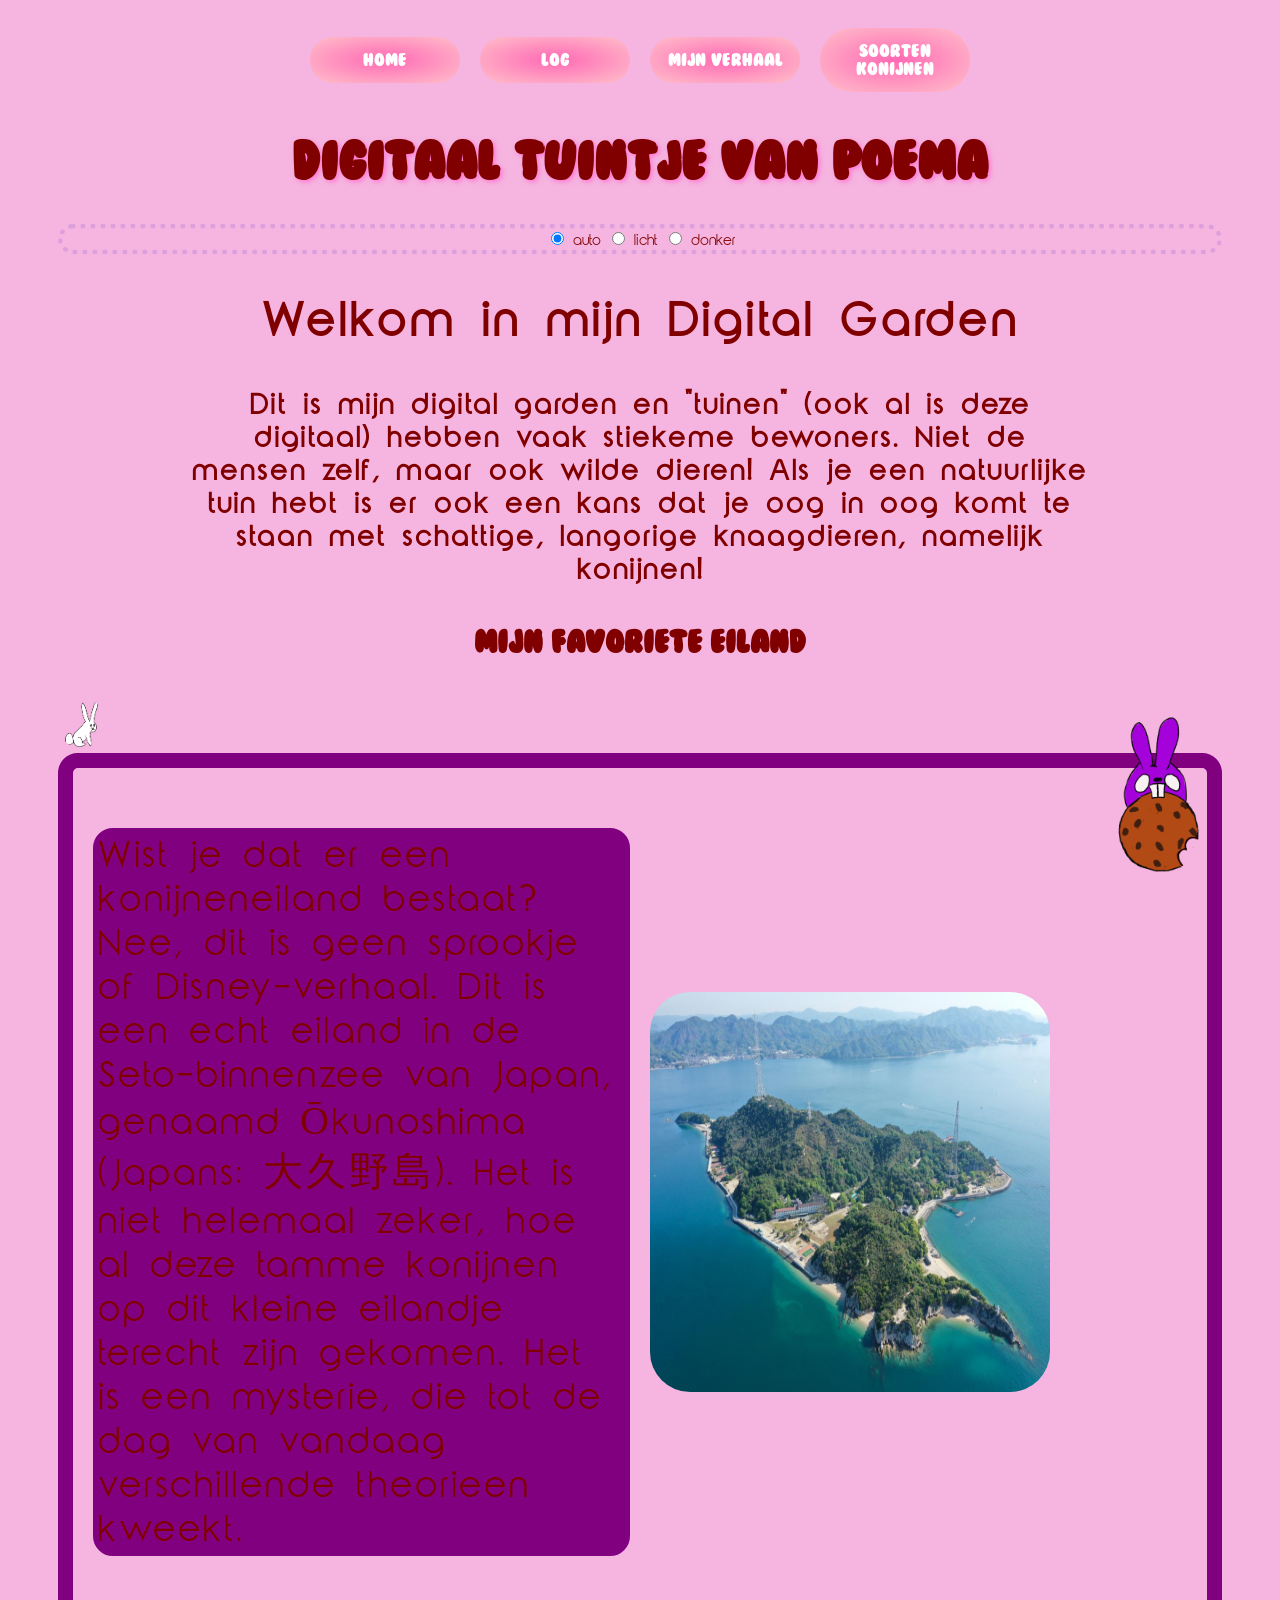
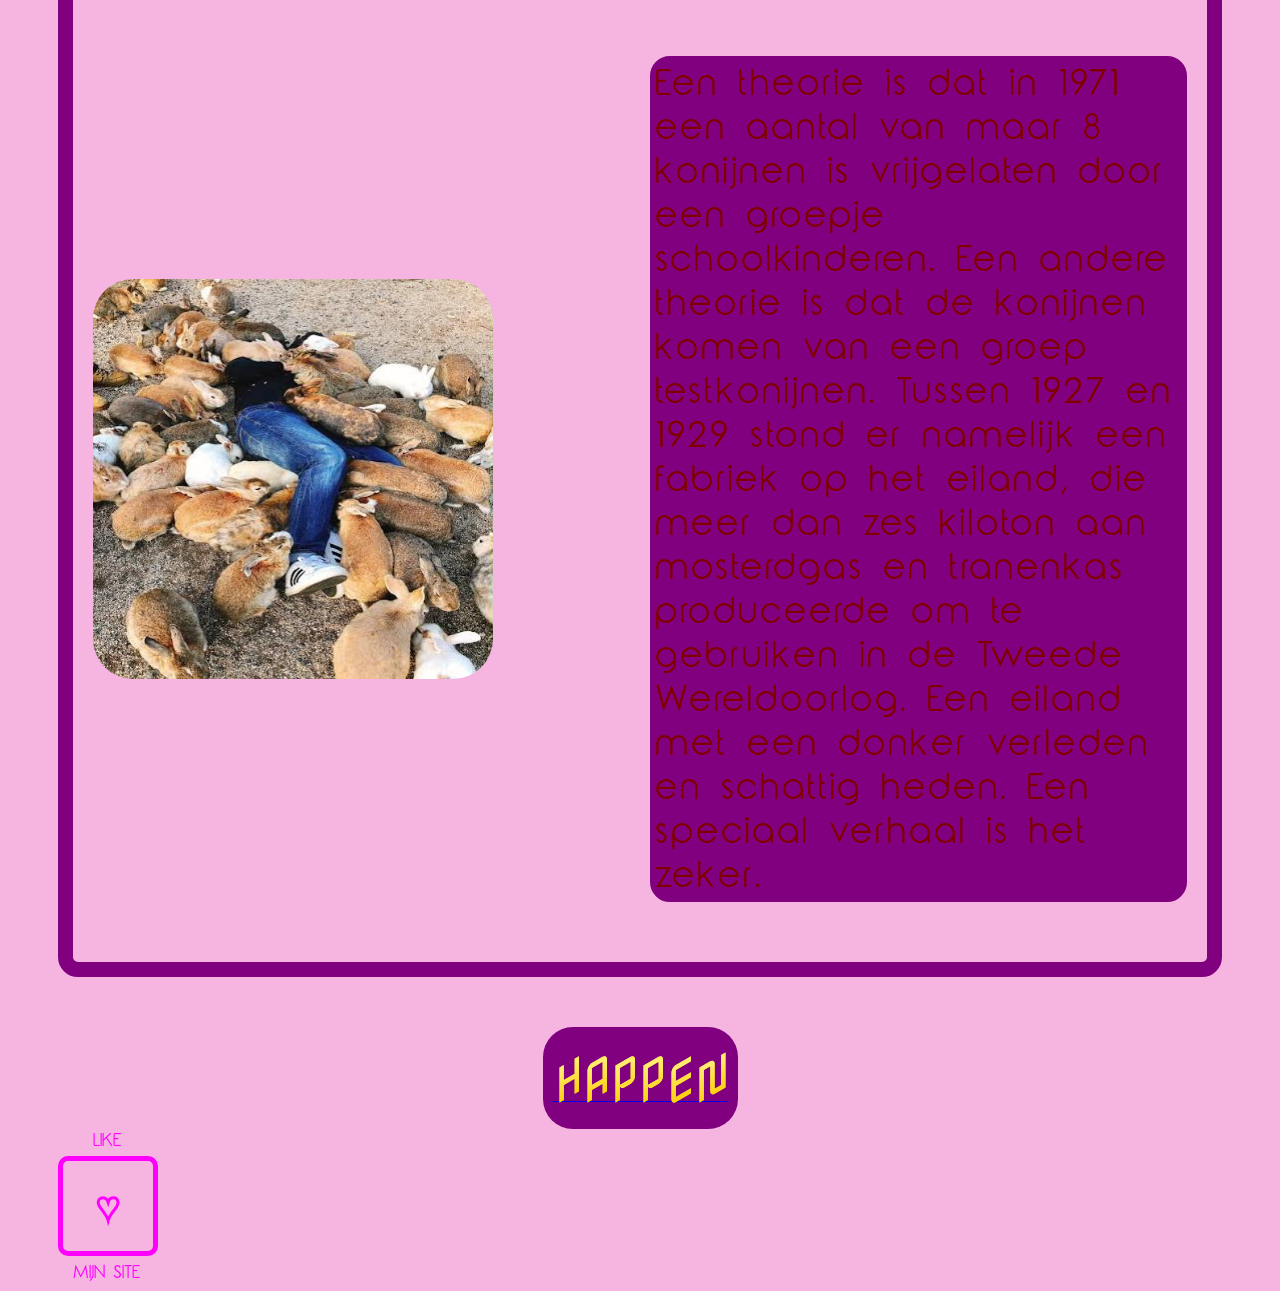
<file: index.html>
<!doctype html>
<html lang="en">
  <head>
    <meta charset="UTF-8" />
    <meta name="viewport" content="width=device-width, initial-scale=1.0" />
    <meta name="author" content="[jouw naam]" />
    <meta name="color-scheme" content="dark light" />

    <title>Digitaal Tuintje van Poema Teijgeler</title>
    <link rel="stylesheet" href="./assets/style/normal.css" />

    <!-- Importeer het webring component, voeg jouw eigen domein toe in data-page -->
    <script
      data-page="https://fortuintuin.nl"
      src="https://digitaaltuintje.nl/webring.js"
      defer
    ></script>
  </head>
  <body>
    <div class="topnav">
  <a class="active" href="index.html">HOME</a>
  <a href="/README.md">LOG</a>
  <a href="/story.html">MIJN VERHAAL</a>
  <a href="/soorten.html">SOORTEN KONIJNEN</a>
</div>

    <header>
      <h1>Digitaal Tuintje van Poema</h1>
    </header>
    
    <div class="lightdarkmode">
    <form>
			<label>
				<input type="radio" name="theme" value="auto-theme" checked> auto
			</label>
			<label>
				<input type="radio" name="theme" value="light-theme"> licht
			</label>
			<label>
				<input type="radio" name="theme" value="dark-theme"> donker
			</label>
		</form>
    </div>

    <main>
      <article>
        <h2>Welkom in mijn Digital Garden</h2>
        <h3>Dit is mijn digital garden en "tuinen" (ook al is deze digitaal) hebben vaak stiekeme bewoners. Niet de mensen zelf, maar ook wilde dieren!
Als je een natuurlijke tuin hebt is er ook een kans dat je oog in oog komt te staan met schattige, langorige knaagdieren, namelijk konijnen!
</h3>

<h4>Mijn favoriete eiland</h4>
<div class="homepagekonijn">
<img src="images/homepagekonijn2.PNG" alt="Tekening van een konijn, die heen en weer gaat over het scherm." height="200px" width="200px">
</div>
  </article>
     </main>

<div class="content">
<div class="paragraaf1">
<p>Wist je dat er een konijneneiland bestaat? Nee, dit is geen sprookje of Disney-verhaal. Dit is een echt eiland in de Seto-binnenzee van Japan, genaamd Ōkunoshima (Japans: 大久野島). Het is niet helemaal zeker, hoe al deze tamme konijnen op dit kleine eilandje terecht zijn gekomen. Het is een mysterie, die tot de dag van vandaag verschillende theorieen kweekt.</p>
</div>
<div class="konijneneilandafbeelding1">
<img src="images/konijneneiland.jpg" alt="Ōkunoshima, een eiland vol konijnen.">
</div>
<div class="konijneneilandafbeelding2">
<img src="images/konijneneilandmetkonijnen.jpeg" alt="Konijnen op konijneneiland.">
</div>
<div class="paragraaf2">
<p>Een theorie is dat in 1971 een aantal van maar 8 konijnen is vrijgelaten door een groepje schoolkinderen. Een andere theorie is dat de konijnen komen van een groep testkonijnen. Tussen 1927 en 1929 stond er namelijk een fabriek op het eiland, die meer dan zes kiloton aan mosterdgas en tranenkas produceerde om te gebruiken in de Tweede Wereldoorlog. 
Een eiland met een donker verleden en schattig heden. Een speciaal verhaal is het zeker.
</p>
</div>
</div>

<!-- 
<h4>Konijnen in kunst</h4>
<h5>(mijn favorieten)</h5>

<div class="konijnenkunst">
    <p>
        <img src="images/konijnmetrompet.png" alt="Konijn met trompet">
        <img src="images/konijnopwagen.jpeg" alt="Konijn op een wagen">
    </p>
</div> -->

  <div class="happen"><a href="letithappen.html"><span>H</span><span>A</span><span>P</span><span>P</span><span>E</span><span>N</span></a></div>

  <footer>
      <nav>
        <button commandfor="cookieModal" command="show-modal" aria-label="Cookies-icoon">
          <div class="Cookiesicoon"><img src="images/koekjeskonijn2.PNG"
            alt="Cookies-icoon van konijn"></div>
        </button>
      </nav>
    </footer>

    <dialog id="cookieModal">
      <form method="dialog">
        <p lang="en">
          We gebruiken Cookies om data te verzamelen, via Github en de domeinboom ("digitaaltuintje.nl"). Als u de Cookies accepteert, bent u het eens met de voorwaardes van ons Cookies-beleid.
        </p>
        <button onclick="setCookie()" aria-label="Accepteer alle geselecteerde Cookies">Accepteer</button>
        <button onclick="unsetCookie()" aria-label="Wijs alle Cookies af">Afwijzen</button>
        <div class="toggles">
  <label class="toggle">
    <input type="checkbox" aria-label="Toggle deze knop aan om Cookies te accepteren voor Github.">
    <span class="slider"></span>
    Github
  </label>

  <label class="toggle">
    <input type="checkbox" aria-label="Toggle deze knop aan om Cookies voor de Domeinboom te accepteren.">
    <span class="slider"></span>
    Domeinboom
  </label>

</div>


        </label>
      </form>
    </dialog>

<div class="likeknop">
  <ul>
    <li aria-label="like-it">
      <span class="tekst-boven">LIKE</span>
      <button type="button">♥︎</button>
      <span class="tekst-onder">MIJN SITE</span>
    </li>
  </ul>
</div>

<script src="script.js"></script>
  </body>
</html>
</file>
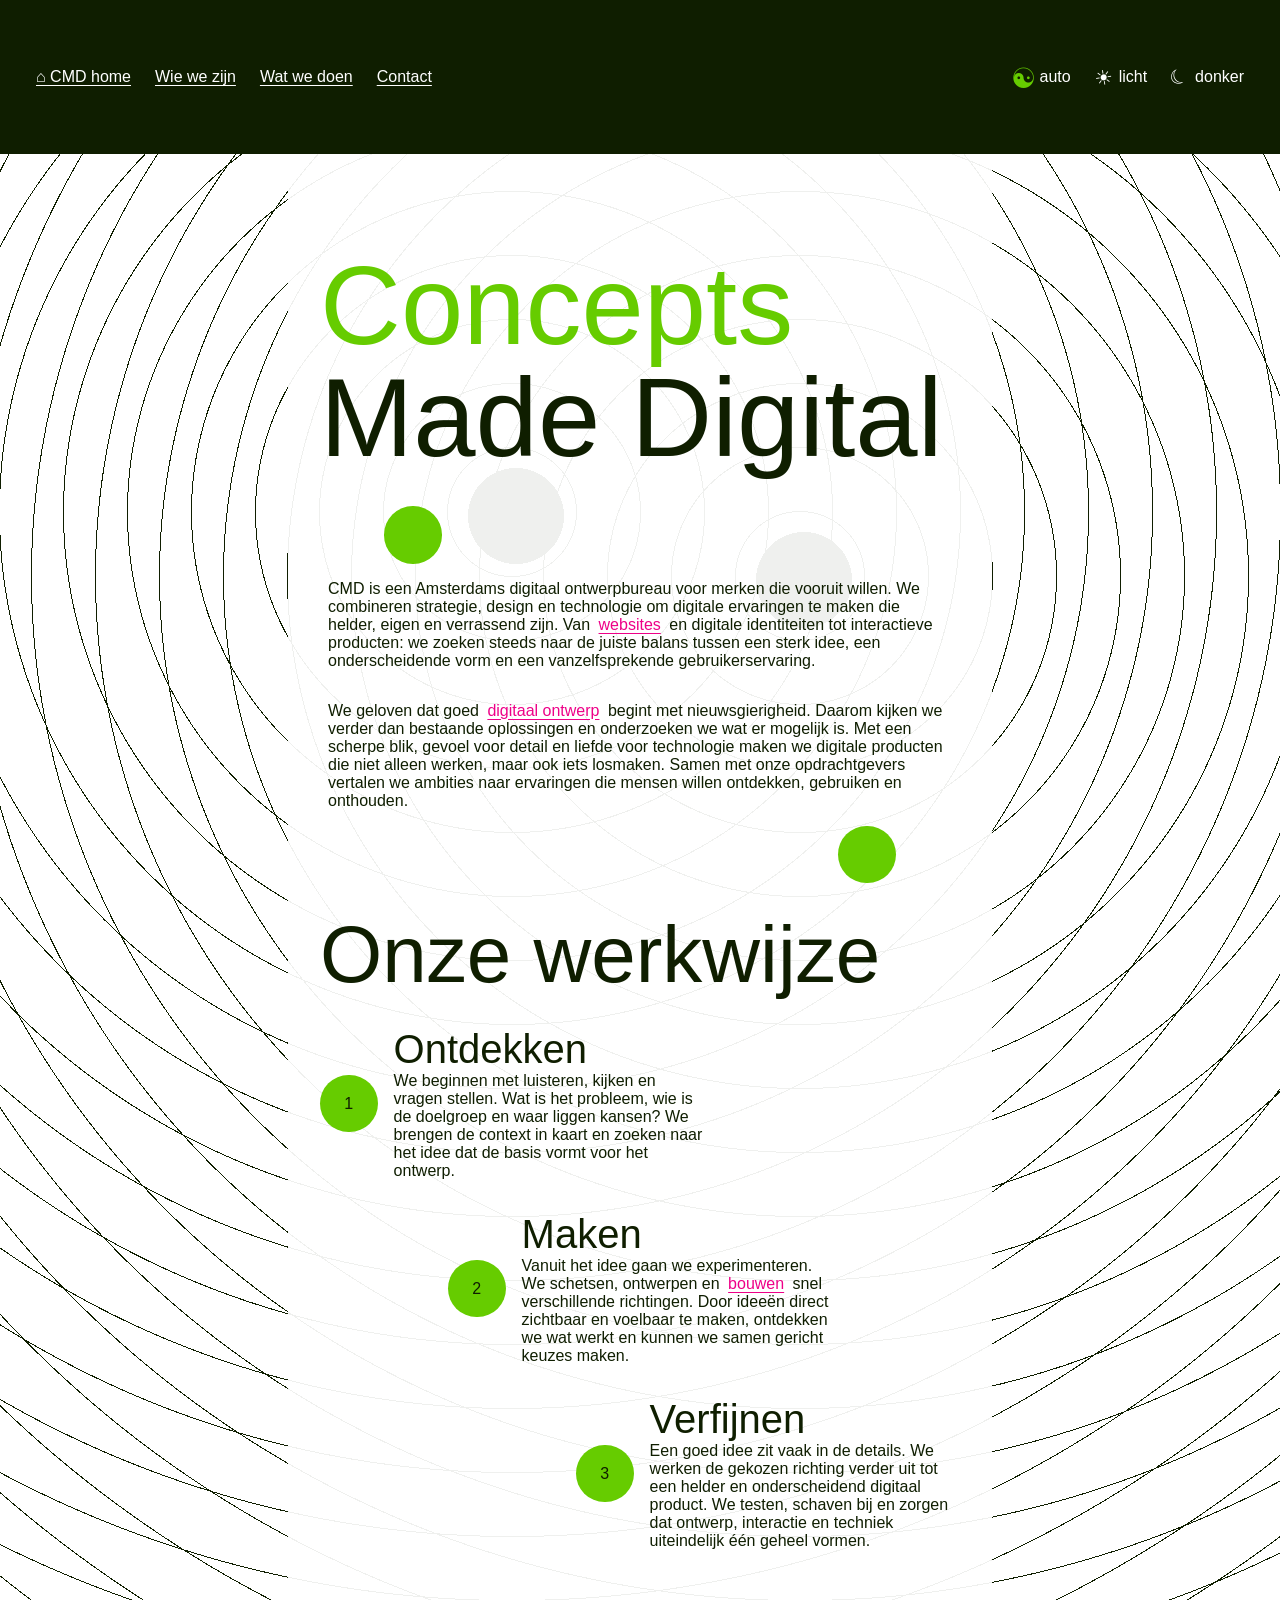
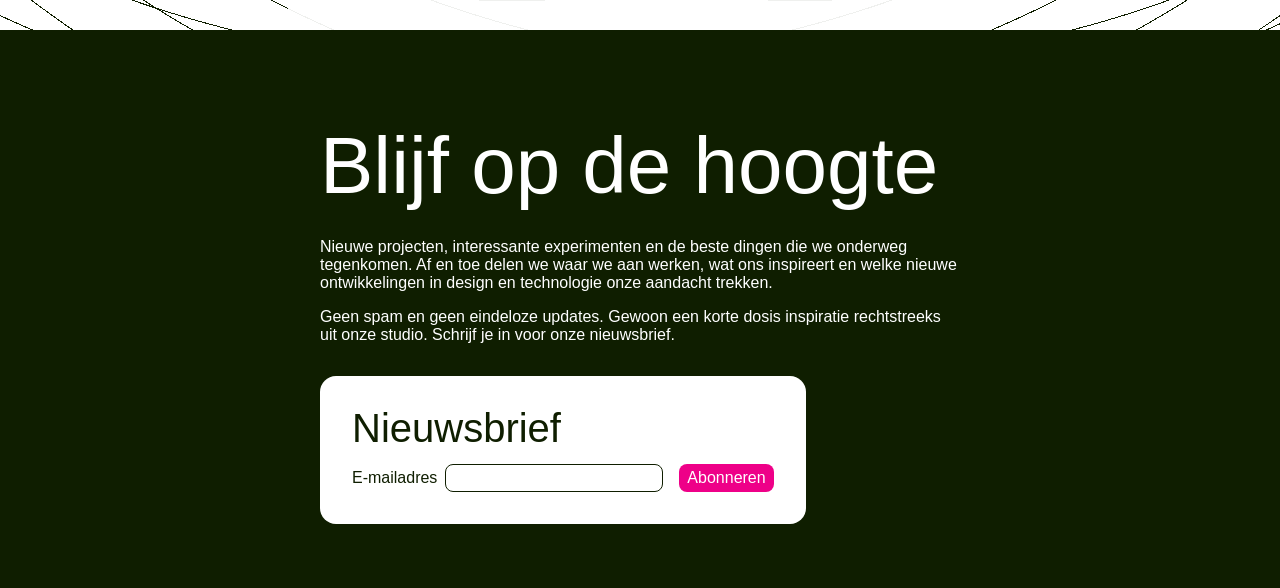
<file: baseline.html>
<!doctype html>
<html lang="en">
  <head>
    <meta charset="UTF-8" />
    <meta name="viewport" content="width=device-width, initial-scale=1.0" />
    <title>Digitaal Tuintje van CMD</title>

    <link href="./assets/style/baseline.css" rel="stylesheet" />
    <script
      data-page="[https://voorbeeld.nl]"
      src="https://digitaaltuintje.nl/webring.js"
      defer
    ></script>
  </head>
  <body>
    <header>
      <nav>
        <ul>
          <li><a href="#">⌂&nbsp;CMD home</a></li>
          <li><a href="#">Wie we zijn</a></li>
          <li><a href="#">Wat we doen</a></li>
          <li><a href="#">Contact</a></li>
        </ul>
      </nav>

      <form>
        <label>
          <input type="radio" name="theme" value="auto-theme" checked /> auto
        </label>
        <label>
          <input type="radio" name="theme" value="light-theme" /> licht
        </label>
        <label>
          <input type="radio" name="theme" value="dark-theme" /> donker
        </label>
      </form>
    </header>
    <main>
      <section>
        <h1>Concepts Made Digital</h1>
        <p>
          CMD is een Amsterdams digitaal ontwerpbureau voor merken die vooruit
          willen. We combineren strategie, design en technologie om digitale
          ervaringen te maken die helder, eigen en verrassend zijn. Van
          <a href="https://en.wikipedia.org/wiki/Website">websites</a> en
          digitale identiteiten tot interactieve producten: we zoeken steeds
          naar de juiste balans tussen een sterk idee, een onderscheidende vorm
          en een vanzelfsprekende gebruikerservaring.
        </p>
        <p>
          We geloven dat goed
          <a href="https://en.wikipedia.org/wiki/Digital_design"
            >digitaal ontwerp</a
          >
          begint met nieuwsgierigheid. Daarom kijken we verder dan bestaande
          oplossingen en onderzoeken we wat er mogelijk is. Met een scherpe
          blik, gevoel voor detail en liefde voor technologie maken we digitale
          producten die niet alleen werken, maar ook iets losmaken. Samen met
          onze opdrachtgevers vertalen we ambities naar ervaringen die mensen
          willen ontdekken, gebruiken en onthouden.
        </p>
      </section>
      <section>
        <h2>Onze werkwijze</h2>

        <ol>
          <li>
            <h3>Ontdekken</h3>
            <p>
              We beginnen met luisteren, kijken en vragen stellen. Wat is het
              probleem, wie is de doelgroep en waar liggen kansen? We brengen de
              context in kaart en zoeken naar het idee dat de basis vormt voor
              het ontwerp.
            </p>
          </li>
          <li>
            <h3>Maken</h3>
            <p>
              Vanuit het idee gaan we experimenteren. We schetsen, ontwerpen en
              <a href="https://en.wikipedia.org/wiki/Web_development">bouwen</a>
              snel verschillende richtingen. Door ideeën direct zichtbaar en
              voelbaar te maken, ontdekken we wat werkt en kunnen we samen
              gericht keuzes maken.
            </p>
          </li>
          <li>
            <h3>Verfijnen</h3>
            <p>
              Een goed idee zit vaak in de details. We werken de gekozen
              richting verder uit tot een helder en onderscheidend digitaal
              product. We testen, schaven bij en zorgen dat ontwerp, interactie
              en techniek uiteindelijk één geheel vormen.
            </p>
          </li>
        </ol>
      </section>
    </main>

    <footer>
      <section>
        <h2>Blijf op de hoogte</h2>
        <p>
          Nieuwe projecten, interessante experimenten en de beste dingen die we
          onderweg tegenkomen. Af en toe delen we waar we aan werken, wat ons
          inspireert en welke nieuwe ontwikkelingen in design en technologie
          onze aandacht trekken.
        </p>
        <p>
          Geen spam en geen eindeloze updates. Gewoon een korte dosis inspiratie
          rechtstreeks uit onze studio. Schrijf je in voor onze nieuwsbrief.
        </p>

        <form>
          <h3>Nieuwsbrief</h3>
          <label>E-mailadres <input type="email" /></label>
          <button>Abonneren</button>
        </form>
      </section>
    </footer>
  </body>
</html>
</file>
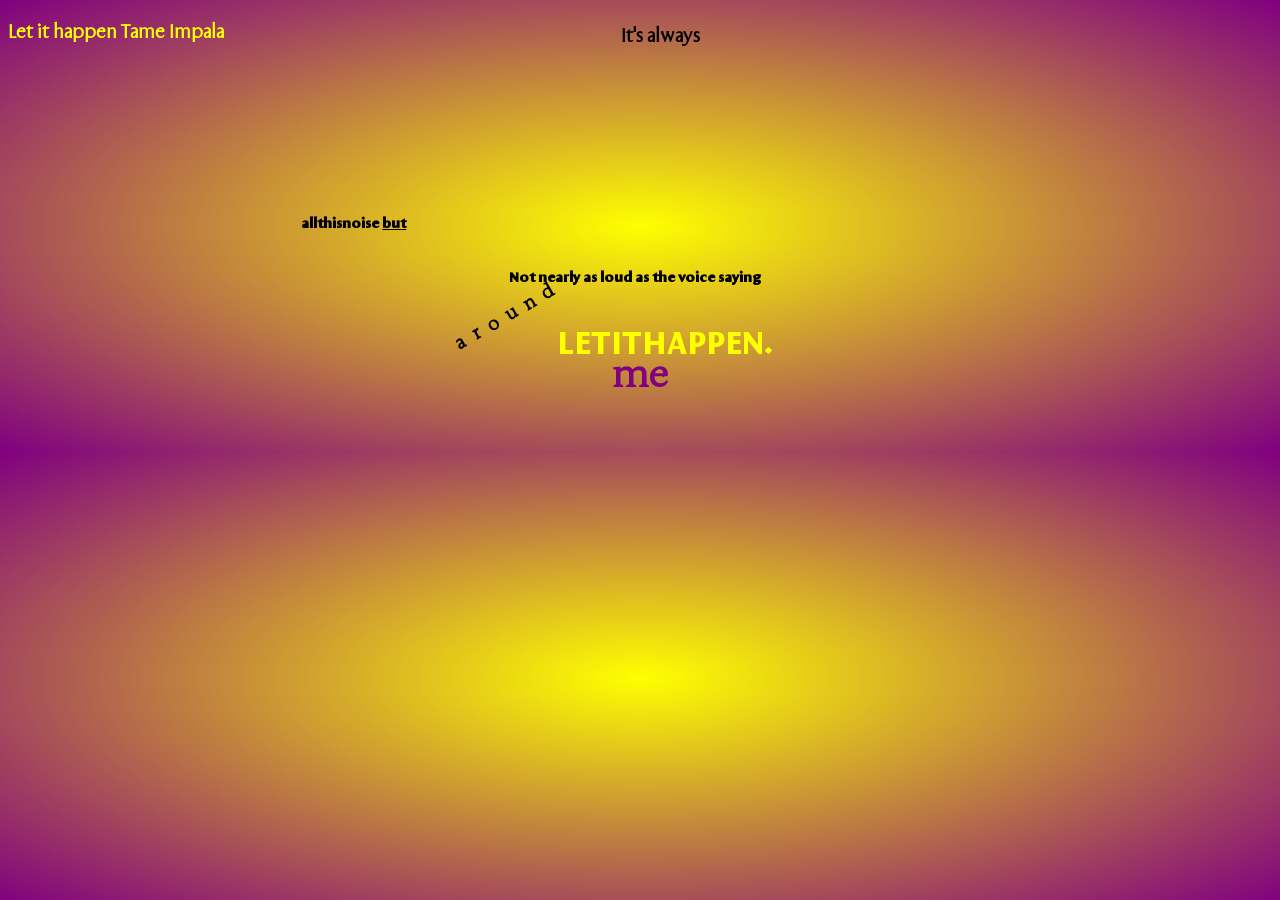
<file: letithappen.html>
<!DOCTYPE html>
<html lang="en">
  <head>
    <meta charset="UTF-8">
    <meta name="viewport" content="width=device-width, initial-scale=1.0">
    <meta http-equiv="X-UA-Compatible" content="ie=edge">
    <title>Let it happen</title>
    <link rel="stylesheet" href="letithappen.css">
    <meta name="copyright" content="Design by …">
    <meta name="description" content="…">
    <meta name="keywords" content="…">  
  </head>
  <body> 
    <header>
<h1>
Let it happen
Tame Impala
</h1>
    </header>
    <main>
<h2>
 It's always
</h2>
<h3 class="boog"><span>a</span><span>r</span><span>o</span><span>u</span><span>n</span><span>d</span></h3>
<h4>me</h4>
<h5>
allthisnoise <u>but</u>
</h5>
<h6>
 Not nearly as loud as the voice saying
</h6>
<p>
 LETITHAPPEN.
</p>
    </main>
  </body>
</file>
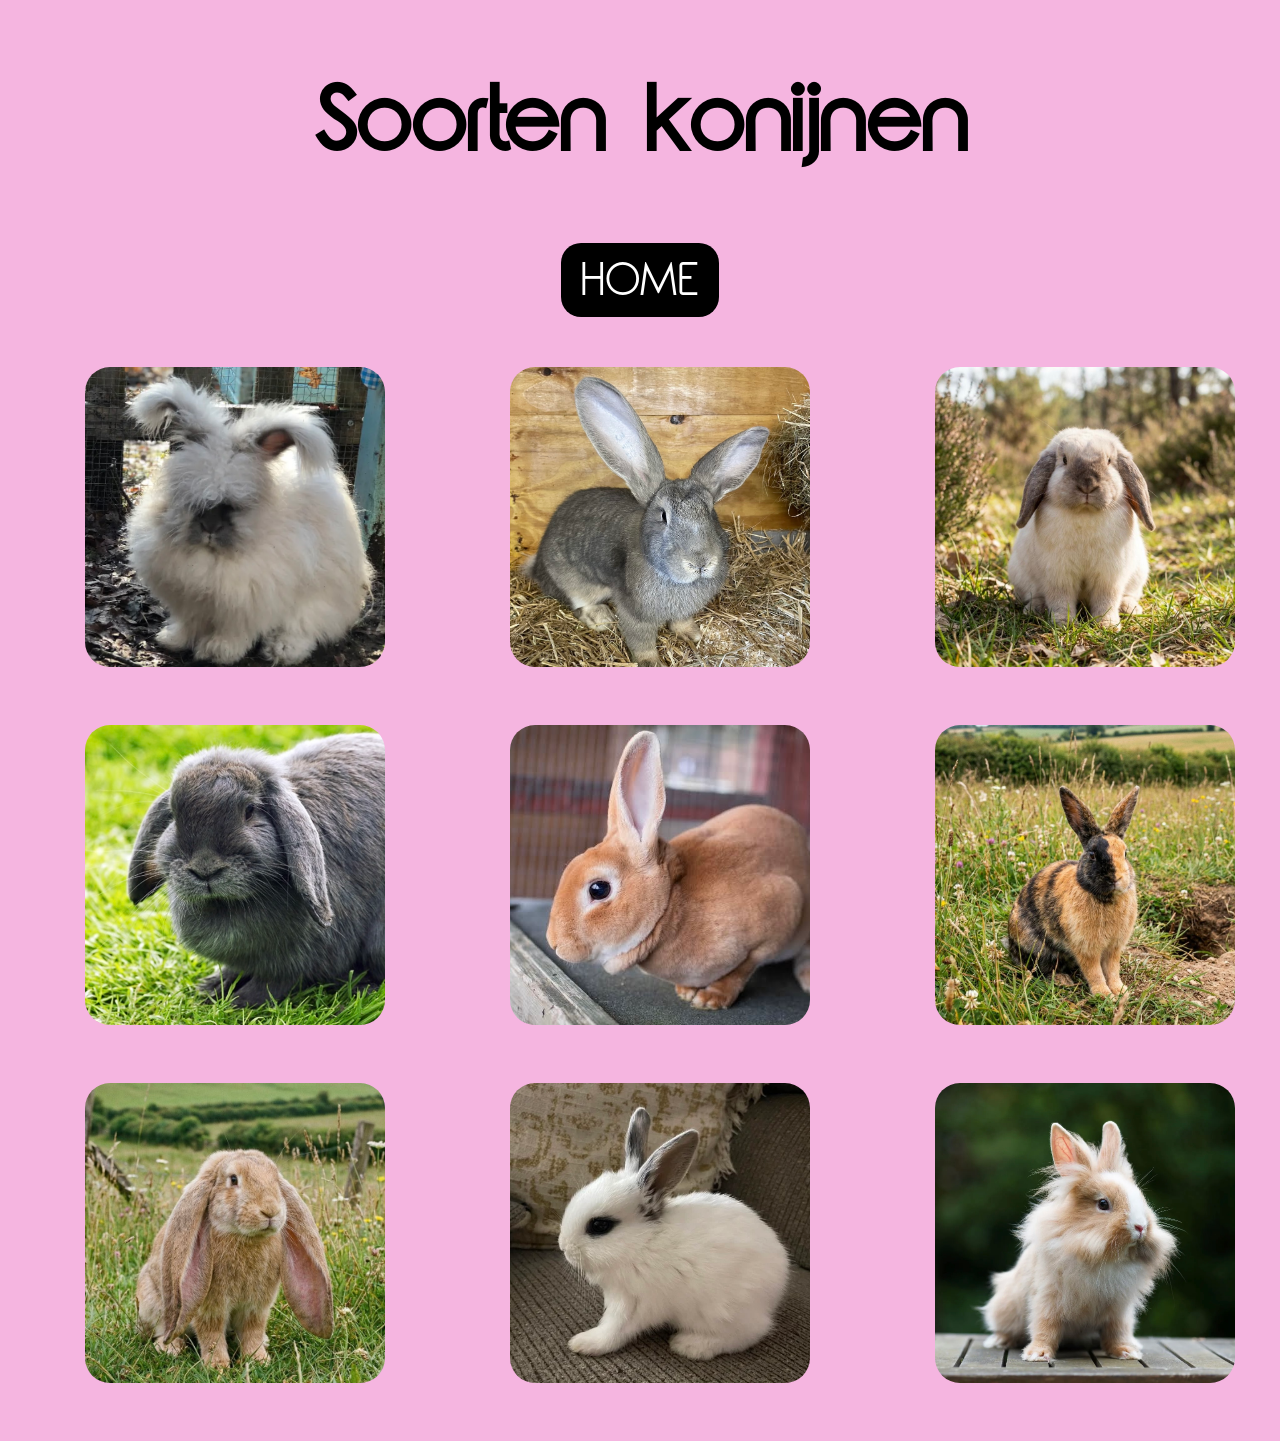
<file: soorten.html>
<!DOCTYPE html>
<html>
<body>

<link rel="stylesheet" href="soorten.css">

<h1>Soorten konijnen</h1>
<p></p>

    <div class="homenav">
  <a class="active" href="index.html">HOME</a>
</div>


<ul>
  <li>
    <details>
    <summary>
     <img src="images/angora.jpg" alt="Wollig konijn met veel haar. Dit konijn heet een Angora-konijn.">
    </summary>
     <div class="popover">
        <p>Angora</p>
      </div>
    </details>
  </li>
  <li>
    <details>
    <summary>
     <img src="images/vlaamsereus.jpg" alt="Enorm groot konijn. Dit konijn heet een Vlaamse Reus.">
    </summary>
     <div class="popover">
        <p>Vlaamse Reus</p>
      </div>
    </details>
  </li>
    <li>
    <details>
    <summary>
     <img src="images/hollandlop.jpg" alt="Konijn met hangoren. Dit konijn heet een Holland Lop.">
    </summary>
     <div class="popover">
        <p>Holland Lop</p>
      </div>
    </details>
  </li>
      <li>
    <details>
    <summary>
     <img src="images/franselop.jpg" alt="Konijn met hangoren. Dit konijn een Franse Lop.">
    </summary>
     <div class="popover">
        <p>Franse Lop</p>
      </div>
    </details>
  </li>
  <li>
    <details>
    <summary>
     <img src="images/rex2.jpg" alt="Konijn met een langwerpig schedel. Dit konijn heet een Rex-konijn.">
    </summary>
     <div class="popover">
        <p>Rex</p>
      </div>
    </details>
  </li>
  <li>
    <details>
    <summary>
     <img src="images/harlequin.jpg" alt="Konijn met twee verschillende kleuren aan elke kant. Dit konijn heet een Harlequin-konijn.">
    </summary>
     <div class="popover">
        <p>Harlequin</p>
      </div>
    </details>
  </li>
  <li>
    <details>
    <summary>
     <img src="images/englishlop.jpg" alt="Konijn met hele lange oren. Dit konijn heet een Engelse Lop.">
    </summary>
     <div class="popover">
        <p>Engelse Lop</p>
      </div>
    </details>
  </li>
  <li>
    <details>
    <summary>
     <img src="images/dwarfhotot.jpg" alt="Konijn met donkere vacht rondom de ogen. Dit konijn heet een Dwerg Hotot-konijn.">
    </summary>
     <div class="popover">
        <p>Dwerg Hotot</p>
      </div>
    </details>
  </li>
    <li>
    <details>
    <summary>
     <img src="images/lionhead.jpg" alt="Konijn met lang haar, vergelijkbaar aan een leeuw. Dit konijn heet een Lionhead-konijn.">
    </summary>
     <div class="popover">
        <p>Lionhead</p>
      </div>
    </details>
  </li>
</ul>

</body>
</html>
</file>
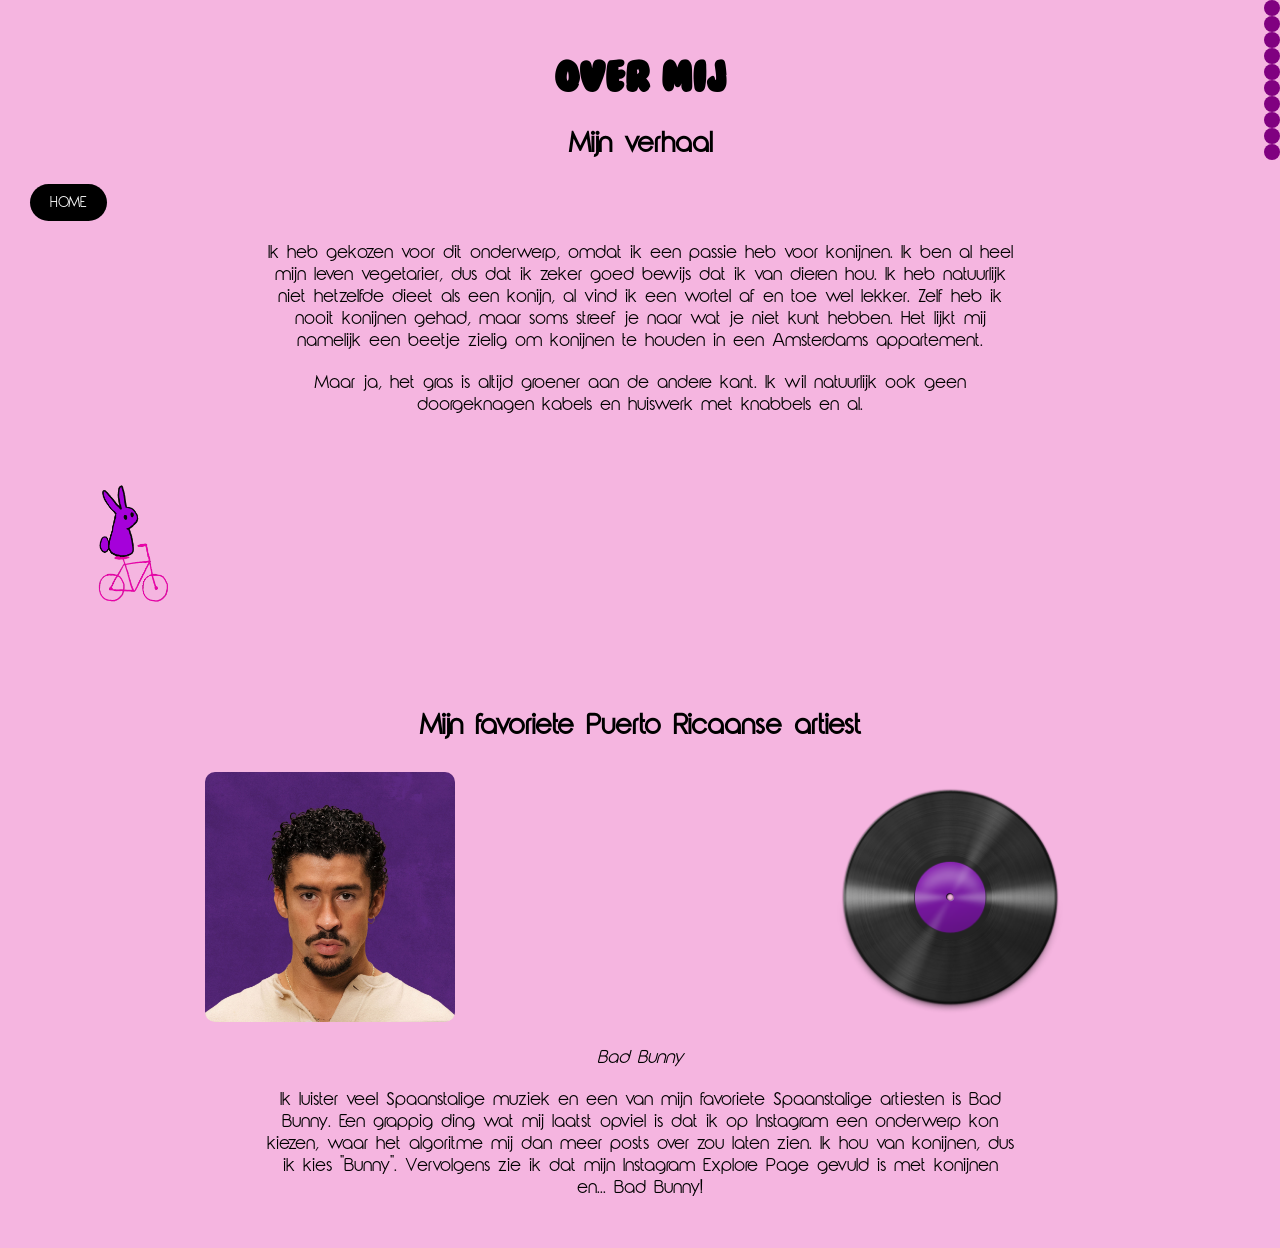
<file: story.html>
<!DOCTYPE html>
<html>
<body>

<link rel="stylesheet" href="story.css">

<h1>Over mij</h1>

<h2>Mijn verhaal</h2>
    <div class="homenav">
  <a class="active" href="index.html">HOME</a>
</div>

<p>Ik heb gekozen voor dit onderwerp, omdat ik een passie heb voor konijnen. Ik ben al heel mijn leven vegetarier, dus dat ik zeker goed bewijs dat ik van dieren hou. Ik heb natuurlijk niet hetzelfde dieet als een konijn, al vind ik een wortel af en toe wel lekker.
  Zelf heb ik nooit konijnen gehad, maar soms streef je naar wat je niet kunt hebben. Het lijkt mij namelijk een beetje zielig om konijnen te houden in een Amsterdams appartement.
</p>

<p> Maar ja, het gras is altijd groener aan de andere kant. Ik wil natuurlijk ook geen doorgeknagen kabels en huiswerk met knabbels en al.</p>

<div class="konijnopeenfiets">
<img src="images/konijnopeenfiets.PNG" alt="konijn op een fiets" width="260" height="260">
</div>

<h3>Mijn favoriete Puerto Ricaanse artiest</h3>

<div class="afbeeldingen">
<div class="imgBadBunny">
  <img src="images/BadBunny.jpg" alt="Bad Bunny" width="250" height="250">
</div>
<div class="vinyl">
  <img src="images/vinyl.png" alt="vinyl-plaat" width="250" height="250">
</div>
</div>
<p><em>Bad Bunny</em></p>

<p>
  Ik luister veel Spaanstalige muziek en een van mijn favoriete Spaanstalige artiesten is Bad Bunny. Een grappig ding wat mij laatst opviel is dat ik op Instagram een onderwerp kon kiezen, waar het algoritme mij dan meer posts over zou laten zien. Ik hou van konijnen, dus ik kies "Bunny". Vervolgens zie ik dat mijn Instagram Explore Page gevuld is met konijnen en... Bad Bunny!
</p>

<div class="muziekbalk">
<ul>
		<li aria-label="ritme" piste="zwart">
		    	<div></div>
					<div></div>
					<div></div>
					<div></div>
					<div></div>
					<div></div>
					<div></div>
					<div></div>
					<div></div>
					<div></div>
		    </li>
</ul>
</div>

<!-- <ul>
				<li aria-label="springen" piste="blauw">
		      <div>O</div>
		    	<button>hop hop</button>
		    </li>
</ul> -->

<script src="story.js"></script>
</body>
</html>
</file>
<file: assets/style/normal.css>
/* HIER KOMT JOUW CSS */
html {
	color-scheme:light dark;

	--background:light-dark(#f5b5e0, #1e0229);
	--color:light-dark(Maroon, White);

	--background-button:light-dark(Crimson, Maroon);
	--color-button:light-dark(White, White);

	--accent-color:light-dark(Crimson, White);

  --background-color-light: pink;
  --background-color-dark: purple;
  --accent-color-light: black;
  --acent-color-dark: white;
  --yellow-accent: yellow;
  --golden-accent: gold;
  --pink-accent: #ff78d2;
  --plum-accent: plum;
  --magenta-accent: magenta;
  --lila-accent: #cb8aeb;
  --hot-pink-accent: hotpink;
  --beige-accent: beige;
  --lila-accent: #cb8aeb;
}

/* light en dark mode */

html:has([value="light-theme"]:checked) {
	color-scheme:light;
}

html:has([value="dark-theme"]:checked) {
	color-scheme:dark;
}

@font-face {
  font-family: Bubblegum;
  src: url("Bubblegum.ttf");
}

@font-face {
  font-family: Rounded;
  src: url("Rounded\ Elegance\ Regular.otf");
}

@font-face {
	font-family:"Nabla";
	src:url("Nabla.ttf");
}

body {
  background-color: var(--background);
  color: var(--color);
  text-align: left;
  padding-left: 50px;
  padding-right: 50px;
}

/* topnavigatie */

.topnav {
  display: grid;
  grid-template-columns: repeat(4, 150px);
  gap: 20px;
  padding: 20px;
  justify-content: center;
  align-items: center;
}

@media (max-width: 1080px) {
  .topnav {
    grid-template-columns: repeat(2, 150px);
  }
}

/* De titel */

h1 {
  margin-top: 25px;
  font-family: Bubblegum;
  font-size: 50px;
  text-align: center;
  background: linear-gradient(var(--accent-color-light), var(--background-color-dark));
  background-clip: text;
  color: transparent;
  text-shadow: 2px 2px 5px var(--pink-accent);
}

/* light en dark mode */

html:has([value="light-theme"]:checked) p {
  color: var( --acent-color-dark);
}

html:has([value="auto-theme"]:checked) h1,
html:has([value="dark-theme"]:checked) h1 {
  background: none;
  color: var(--accent-color-dark);
}

html:has([value="light-theme"]:checked) h2 {
  color: var(--accent-color-dark);
}

html:has([value="light-theme"]:checked) h3 {
  color: var(--accent-color-dark);
}

html:has([value="light-theme"]:checked) h4 {
  color: var(--accent-color-dark);
}

html:has([value="light-theme"]:checked) .lightdarkmode{
    border: 5px solid var(--background-color-dark);
    border-radius: 25px;
    border-style: dotted;
}

html:has([value="auto-theme"]:checked) .lightdarkmode,
html:has([value="dark-theme"]:checked) .lightdarkmode {
    border: 5px solid var(--plum-accent);
    border-radius: 25px;
    border-style: dotted;
}

.lightdarkmode {
  display: grid;
  justify-content: center;
}

h2 {
  margin-top: 40px;
  font-family: Rounded;
  font-size: 50px;
  text-align: center;
  letter-spacing: 5px;
}

h3 {
  font-family: Rounded;
  font-size: 30px;
  max-width: 60ch;
  text-align: center;
  margin-inline: auto;
  letter-spacing: 3px;
}

h4 {
  font-family: Bubblegum;
  font-size: 30px;
  text-align: center;
}

/* geanimeerd konijn boven de tekst */

.homepagekonijn {
  animation: bewegen 5s infinite alternate;
}

@keyframes bewegen {

  from {
    margin-left: 0;
    transform: scaleX(1);
  }

  to {
    margin-left: 95%;
    transform: scaleX(-1);
  }

}

/* toegankelijkheid */

@media (prefers-reduced-motion: reduce) {

  .homepagekonijn {
    animation: none;
  }

}


/* light en dark mode van geanimeerd konijn */

html:has([value="light-theme"]:checked) .homepagekonijn {
  filter: invert(1);
}

/* class van konijneneiland-content */

  .content {
    display: grid;
    grid-template-columns: 1fr 1fr;
    align-items: center;   
    gap: 20px;

    padding: 20px;
    border: 5px solid var(--background-color-dark);
    border-width: 15px;
    border-radius: 20px;
    animation: borderanimatie 10s infinite;
  }

.content img {
  width: 400px;
  height: 400px;
  display: grid;
  justify-self: center;
  align-self: center;
}

  @media (max-width: 920px) {
  .content {
    grid-template-columns: 1fr;
  }
}

/* tekst over konijneneiland (met border) */

p {
  font-family: Rounded;
  font-size: 40px;
  color: var(--accent-color-dark);
  max-width: 45ch;
  border: 5px solid var(--background-color-dark);
  border-radius: 20px;
  background-color: var(--background-color-dark);
  letter-spacing: 3px;
}

.paragraaf1, .paragraaf2 {
  justify-self: center;
}

/* animatie van border */
/* Inpiratie uit en kennis toegepast uit: CSS animations. (n.d.). W3Schools. https://www.w3schools.com/css/css3_animations.asp */

  .borderanimatie {
  animation: borderanimatie 2s infinite;
}

  @keyframes borderanimatie {
    0% { border-color: var(--background-color-dark);
    }
    25% { border-color: var(--pink-accent);
    }
    50% {border-color: var(--plum-accent);
    }
    75% {border-color: var(--background-color-light);
    }
    100% {border-color: var(--background-color-dark);
    }
  }

/* toegankelijkheid */

@media (prefers-reduced-motion: reduce) {
  .borderanimatie {
    animation: none;
  }
}

/* topnavigatie knoppen */

.topnav a {
  border-radius: 40px;
  color: var(--accent-color-dark);
  text-align: center;
  padding: 14px 16px;
  text-decoration: none;
  font-family: Bubblegum;
  font-size: 17px;
}

html:has([value="auto-theme"]:checked) .topnav a {
  color: var(--acent-color-dark);
    background-image:
  	radial-gradient(
			var(--hot-pink-accent),
      var(--background-color-light)
		);
      border-radius: 40px;
}

html:has([value="light-theme"]:checked) .topnav a {
  color: var(--acent-color-dark);
    background-image:
  	radial-gradient(
      var(--lila-accent),
			var(--hot-pink-accent)
		);
}

html:has([value="dark-theme"]:checked) .topnav a {
  color: var(--acent-color-dark);
    background-image:
  	radial-gradient(
			var(--hot-pink-accent),
      var(--background-color-light)
		);
      border-radius: 40px;
}

html:has([value="auto-theme"]:checked) a:hover {
  background: var(--background-color-dark);
  color: var(--background-color-light);
}

html:has([value="light-theme"]:checked) a:hover {
  background: var(--background-color-dark);
  color: var(--beige-accent);
  transition: .4s ease-in-out;
}

html:has([value="dark-theme"]:checked) a:hover {
  background: var(--background-color-dark);
  color: var(--background-color-light);
  transition: .4s ease-in-out;
}

.topnav a.active {
  background-color: var(--plum-accent);
  color: var(--accent-color-dark);
}

img {
  height: 50px;
  width: 50px;
  border-radius: 40px;
}

dialog {
  position: fixed;
  right: 20px;
  bottom: 20px;
  margin: 0;
  width: 300px;
  border: none;
  border-radius: 15px;
  box-shadow: 0 5px 20px var(--background-color-dark);
}

dialog p {
  font-size: 14px;
}

.lightdarkmode {
  font-family: Rounded;
}

footer {
  position: fixed;
  right: 20px;
  bottom: 20px;
}

footer button {
  background: none;
  border: none;
}

@keyframes draaien {
  from {
    rotate: 0deg;
  }

  to {
    rotate: 360deg;
  }
}

/* Cookies-knop */

.Cookiesicoon img {
  position: sticky;
  right: 0;
  bottom: 0;
  width: 200px;
  height: 200px;
}

.Cookiesicoon img:hover {
  animation: draaien 1s linear;
  cursor: pointer;
}

@media (prefers-reduced-motion: reduce) {
  .Cookiesicoon img:hover {
    animation: none;
  }
}

/* toggles van Cookies */
/* Inspiratie en kennis gebruikt van:
How to create a toggle switch. (n.d.). W3Schools. https://www.w3schools.com/howto/howto_css_switch.asp en
Bubb, J. (2020, October 22). Create a simple On/Off slide toggle with CSS. DEV Community. https://dev.to/codebubb/create-a-simple-on-off-slide-toggle-with-css-db8 */

.toggles {
  display: grid;
  grid-template-columns: 1fr 1fr;
  gap: 10px;
  margin-top: 25px;
  font-family: Rounded;
}

.toggle {
  display: grid;
  grid-template-columns: 50px auto;
  align-items: center;
  gap: 10px;
  cursor: pointer;
}

.slider {
  width: 50px;
  height: 25px;
  background-color: var(--background-color-light);
  border-radius: 25px;
  position: relative;
  transition: 0.5s;
}

.slider::before {
  content: "";
  width: 20px;
  height: 20px;
  background-color: var(--background-color-dark);
  border-radius: 25px;
  position: absolute;
  left: 3px;
  top: 3px;
  transition: 0.5s;
}

.toggle input:checked + .slider {
  background-color: var(--magenta-accent);
}

.toggle input:checked + .slider::before {
  transform: translateX(25px);
}

.toggle input {
  display: none;
}

/* .konijnenkunst {
  height: 50px;
  width: 50px;
} */

/* happen-knop */

.happen {
  background: var(--background-color-dark);
  display: table;
  padding: 10px;
  border-radius: 30px;
  margin: 50px auto 0;
  }

.happen a span {
		font-family:"Nabla";
    font-size: 50px;
		font-weight:400;
		font-variation-settings: "EDPT" 0, "EHLT" 0;
		
		
		
		transition: 
      font-variation-settings 0.3s 0s, 
      border-color 0.3s 0s, 
      border-radius 0.3s 0s;
    transition-timing-function:ease-in;
    transition-delay: calc(sibling-index() * 0.1s);
  }

.happen:hover {
  background: linear-gradient(var(--yellow-accent), var(--background-color-dark));
}

.happen a:hover span {
  font-variation-settings: "EDPT" 100, "EHLT" 24;
}

/* like-knop */

@keyframes --like-it-animation {
  0% {
    scale:1;
  }
	50% {
		scale:1.25;
	}
	100% {
		scale:1;
	}
}

li[aria-label="like-it"] button {
	width:2.5em;
	height:2.5em;
	padding:0;
	
	background-color:transparent;
  border: 5px solid var(--magenta-accent);
	border-radius:.25em;
	color: transparent;
	
	line-height:1em;
	font-size:2.5em;

	-webkit-text-stroke-width:.075em;
  -webkit-text-stroke-color: var(--magenta-accent);

	outline-color: var(--accent-color-light);
}

li[aria-label="like-it"] button.liked {

  animation-name:--like-it-animation;
	animation-duration:.35s;
	animation-iteration-count:2;
	animation-fill-mode:forwards;
	
  background: var(--magenta-accent);
  background-clip: text;
  -webkit-background-clip: text;
  -webkit-text-fill-color: transparent;
}

li[aria-label="like-it"] {
  list-style: none;
  gap: 5px;
}

.likeknop ul {
  list-style: none;
  padding: 0;
  margin: 0;
}

.likeknop li {
  display: grid;
  grid-template-columns: auto; 
  justify-items: start;       
  gap: 5px;                   
}

.tekst-boven,
.tekst-onder {
  font-family: Rounded, sans-serif;
  color: var(--magenta-accent);
  font-size: 20px;
  margin: 0;
}

.tekst-boven {
  margin-left: 35px;
}

.tekst-onder {
  margin-left: 15px;
}

a:focus-visible,
button:focus-visible {
  outline: 5px solid var(--yellow-accent);
}
</file>
<file: assets/style/baseline.css>
/****************/
/* SAIRA NORMAL */
/****************/
/* @font-face {
  font-family: "Saira";
  src: url("https://assets.codepen.io/274456/Saira-ExtraLight.ttf") format("truetype");
  font-weight: 200;
  font-style: normal;
} */

@font-face {
  font-family: "Saira";
  src: url("https://assets.codepen.io/274456/Saira-Light.ttf")
    format("truetype");
  font-weight: 300;
  font-style: normal;
}

@font-face {
  font-family: "Saira";
  src: url("https://assets.codepen.io/274456/Saira-Regular.ttf")
    format("truetype");
  font-weight: 400;
  font-style: normal;
}

/* @font-face {
  font-family: "Saira";
  src: url("https://assets.codepen.io/274456/Saira-SemiBold.ttf") format("truetype");
  font-weight: 600;
  font-style: normal;
} */

@font-face {
  font-family: "Saira";
  src: url("https://assets.codepen.io/274456/Saira-Bold.ttf") format("truetype");
  font-weight: 700;
  font-style: normal;
}

/***********************/
/* SAIRA NORMAL ITALIC */
/***********************/
/* @font-face {
  font-family: "Saira";
  src: url("https://assets.codepen.io/274456/Saira-ExtraLightItalic.ttf") format("truetype");
  font-weight: 200;
  font-style: italic;
} */

@font-face {
  font-family: "Saira";
  src: url("https://assets.codepen.io/274456/Saira-LightItalic.ttf")
    format("truetype");
  font-weight: 300;
  font-style: italic;
}

@font-face {
  font-family: "Saira";
  src: url("https://assets.codepen.io/274456/Saira-RegularItalic.ttf")
    format("truetype");
  font-weight: 400;
  font-style: italic;
}

/* @font-face {
  font-family: "Saira";
  src: url("https://assets.codepen.io/274456/Saira-SemiBoldItalic.ttf") format("truetype");
  font-weight: 600;
  font-style: italic;
} */

@font-face {
  font-family: "Saira";
  src: url("https://assets.codepen.io/274456/Saira-BoldItalic.ttf")
    format("truetype");
  font-weight: 700;
  font-style: italic;
}

/************************/
/* SAIRA SEMI-CONDENSED */
/************************/
/* @font-face {
  font-family: "Saira Semi Condensed";
  src: url("https://assets.codepen.io/274456/Saira_SemiCondensed-ExtraLight.ttf") format("truetype");
  font-weight: 200;
  font-style: normal;
} */

@font-face {
  font-family: "Saira Semi Condensed";
  src: url("https://assets.codepen.io/274456/Saira_SemiCondensed-Light.ttf")
    format("truetype");
  font-weight: 300;
  font-style: normal;
}

@font-face {
  font-family: "Saira Semi Condensed";
  src: url("https://assets.codepen.io/274456/Saira_SemiCondensed-Regular.ttf")
    format("truetype");
  font-weight: 400;
  font-style: normal;
}

/* @font-face {
  font-family: "Saira Semi Condensed";
  src: url("https://assets.codepen.io/274456/Saira_SemiCondensed-SemiBold.ttf") format("truetype");
  font-weight: 600;
  font-style: normal;
} */

@font-face {
  font-family: "Saira Semi Condensed";
  src: url("https://assets.codepen.io/274456/Saira_SemiCondensed-Bold.ttf")
    format("truetype");
  font-weight: 700;
  font-style: normal;
}

/*******************************/
/* SAIRA SEMI-CONDENSED ITALIC */
/*******************************/
/* @font-face {
  font-family: "Saira Semi Condensed";
  src: url("https://assets.codepen.io/274456/Saira_SemiCondensed-ExtraLightItalic.ttf") format("truetype");
  font-weight: 200;
  font-style: italic;
} */

@font-face {
  font-family: "Saira Semi Condensed";
  src: url("https://assets.codepen.io/274456/Saira_SemiCondensed-LightItalic.ttf")
    format("truetype");
  font-weight: 300;
  font-style: italic;
}

@font-face {
  font-family: "Saira Semi Condensed";
  src: url("https://assets.codepen.io/274456/Saira_SemiCondensed-RegularItalic.ttf")
    format("truetype");
  font-weight: 400;
  font-style: italic;
}

/* @font-face {
  font-family: "Saira Semi Condensed";
  src: url("https://assets.codepen.io/274456/Saira_SemiCondensed-SemiBoldItalic.ttf") format("truetype");
  font-weight: 600;
  font-style: italic;
} */

@font-face {
  font-family: "Saira Semi Condensed";
  src: url("https://assets.codepen.io/274456/Saira_SemiCondensed-BoldItalic.ttf")
    format("truetype");
  font-weight: 700;
  font-style: italic;
}

/**************************/
/* SAIRA CONDENSED NORMAL */
/**************************/
/* @font-face {
  font-family: "Saira Condensed";
  src: url("https://assets.codepen.io/274456/Saira_Condensed-ExtraLight.ttf") format("truetype");
  font-weight: 200;
  font-style: normal;
} */

@font-face {
  font-family: "Saira Condensed";
  src: url("https://assets.codepen.io/274456/Saira_Condensed-Light.ttf")
    format("truetype");
  font-weight: 300;
  font-style: normal;
}

@font-face {
  font-family: "Saira Condensed";
  src: url("https://assets.codepen.io/274456/Saira_Condensed-Regular.ttf")
    format("truetype");
  font-weight: 400;
  font-style: normal;
}

/* @font-face {
  font-family: "Saira Condensed";
  src: url("https://assets.codepen.io/274456/Saira_Condensed-SemiBold.ttf") format("truetype");
  font-weight: 600;
  font-style: normal;
} */

@font-face {
  font-family: "Saira Condensed";
  src: url("https://assets.codepen.io/274456/Saira_Condensed-Bold.ttf")
    format("truetype");
  font-weight: 700;
  font-style: normal;
}

/**************************/
/* SAIRA CONDENSED ITALIC */
/**************************/
/* @font-face {
  font-family: "Saira Condensed";
  src: url("https://assets.codepen.io/274456/Saira_Condensed-ExtraLightItalic.ttf") format("truetype");
  font-weight: 200;
  font-style: italic;
} */

@font-face {
  font-family: "Saira Condensed";
  src: url("https://assets.codepen.io/274456/Saira_Condensed-LightItalic.ttf")
    format("truetype");
  font-weight: 300;
  font-style: italic;
}

@font-face {
  font-family: "Saira Condensed";
  src: url("https://assets.codepen.io/274456/Saira_Condensed-RegularItalic.ttf")
    format("truetype");
  font-weight: 400;
  font-style: italic;
}

/* @font-face {
  font-family: "Saira Condensed";
  src: url("https://assets.codepen.io/274456/Saira_Condensed-SemiBoldItalic.ttf") format("truetype");
  font-weight: 600;
  font-style: italic;
} */

@font-face {
  font-family: "Saira Condensed";
  src: url("https://assets.codepen.io/274456/Saira_Condensed-BoldItalic.ttf")
    format("truetype");
  font-weight: 700;
  font-style: italic;
}

@layer template {
  html {
    font-family: Saira, sans-serif;
  }
}

*,
*::after,
*::before {
  box-sizing: border-box;
}

/* THEME */

html {
  color-scheme: light dark;

  --brand-primary: #0f1e00; /* dark dark green */
  --brand-secondary: #66cc00; /* green */
  --brand-accent: light-dark(#ee0088, #ff99cc); /* dark pink, light pink */

  --color: light-dark(var(--brand-primary), white);
  --background: light-dark(
    #ffffff,
    /* white */
    color-mix(in srgb, var(--brand-secondary), var(--brand-primary) 67%)
      /* mix of primary and secondary */
  );
  --background-transparent: light-dark(
    #ffffffee,
    /* transparant white */
    color-mix(in srgb, var(--background), transparent 33%) /* transparant mix */
  );

  --color-link: var(--brand-accent);
  --outline-link: currentcolor;

  --background-deco: var(--brand-secondary);
  --color-deco: var(--brand-primary);
  --line-deco: var(--brand-primary);

  --color-button: light-dark(#ffffff, #000000); /* white, black */
  --background-button: var(--brand-accent);
  --outline-button: var(--brand-accent);

  --color-input: black;
  --background-input: white;

  --line-input: var(--brand-primary);

  accent-color: var(--brand-secondary);

  --color-header: #ffffff; /* white */
  --background-header: var(--brand-primary);
  --color-link-header: white;

  --color-footer: #ffffff; /* white */
  --background-footer: var(--brand-primary);

  --color-title: var(--brand-secondary);

  --whitespace-s: 1rem;
  --whitespace-m: 2rem;
  --whitespace-l: 4rem;

  --radius-s: 0.5rem;
  --radius-m: 1rem;
  --radius-l: 2rem;

  --size-deco: 3.6em;
}

/* de toggles */

html:has([value="light-theme"]:checked) {
  color-scheme: light;
}

html:has([value="dark-theme"]:checked) {
  color-scheme: dark;
}

/* OVERALL */

body {
  margin: 0;
  background-color: var(--background);
  background-image:
    radial-gradient(
      circle at min(80%, calc(50% + 10.25em)) 36.25em,
      var(--line-deco) 0 3em,
      transparent 0
    ),
    radial-gradient(
      circle at max(30%, calc(50% - 7.75em)) 32.25em,
      var(--line-deco) 0 3em,
      transparent 0
    ),
    repeating-radial-gradient(
      circle at min(79%, calc(50% + 10em)) 36em,
      var(--line-deco) 0 1px,
      transparent 0 4em
    ),
    repeating-radial-gradient(
      circle at max(29%, calc(50% - 8em)) 32em,
      var(--line-deco) 0 1px,
      transparent 0 4em
    );
  color: var(--color);
}

h1 {
  margin-block: var(--whitespace-m);

  font-weight: 100;
  font-size: clamp(2.5rem, -1.25rem + 18.75vw, 7rem);
  line-height: 1;

  &::first-line {
    color: var(--color-title);
  }
}

h2 {
  margin-block: var(--whitespace-m);

  font-weight: 100;
  font-size: clamp(2rem, -0.5rem + 12.5vw, 5rem);
  line-height: 1;
}

h3 {
  font-weight: 100;
  font-size: clamp(1.5rem, 0.6667rem + 4.1667vw, 2.5rem);
}

input {
  padding: 0.25em 0.5em;

  background-color: var(--background-input);
  border: solid 1px var(--line-input);
  border-radius: var(--radius-s);
  corner-shape: squircle;

  font: inherit;
  color: var(--color-input);
}

button {
  padding: 0.25em 0.5em;

  appearance: none;
  border: none;
  border-radius: var(--radius-s);
  corner-shape: squircle;

  font: inherit;

  &:focus-visible {
    outline: solid 0.1em var(--outline-button);
    outline-offset: 0.25em;
  }
}

a {
  padding: 0.25em;
  border-radius: var(--radius-s);
  color: var(--color-link);

  text-underline-offset: 0.2em;

  &:focus-visible {
    outline: solid 0.1em currentcolor;
    text-decoration: none;
  }
}

/* HEADER */

header {
  display: flex;
  justify-content: space-between;
  flex-wrap: wrap;
  gap: var(--whitespace-m);

  padding: var(--whitespace-l) var(--whitespace-m);

  background: var(--background-header);
  color: var(--color-link-header);

  @media (width > 38em) {
    align-items: center;
  }
}

/* NAVIGATIE */

header ul {
  margin: 0;
  padding: 0;
  list-style-type: "";

  display: grid;
  gap: 0.5em;

  @media (width > 38em) {
    display: flex;
    align-items: center;
    gap: 1em;
  }
}

header ul li:first-child {
  margin-inline-end: auto;
}

header ul li a {
  color: var(--color-link-header);
}

/* TOGGLES */

header form {
  display: grid;
  align-content: start;
  justify-items: start;

  @media (width > 60em) {
    display: flex;
    gap: 1em;
  }
}

header form label {
  position: relative;
  padding: 0.25em;

  display: flex;
  align-items: center;
  gap: 0.5em;

  border-radius: var(--radius-s);

  &:has(:focus-visible) {
    outline: solid 0.1em currentcolor;
  }

  &::before {
    width: 1em;
    height: 1em;

    display: grid;
    place-items: center;
    place-content: center;

    scale: 1.25;

    transition: 0.3s;
  }

  &:has(:checked)::before {
    scale: 1.75;
    color: var(--brand-secondary);
  }

  &:has([value="auto-theme"])::before {
    content: "☯";
  }

  &:has([value="light-theme"])::before {
    content: "☀";
    rotate: 0.1turn;
  }

  &:has([value="dark-theme"])::before {
    content: "☽";
    rotate: 0.425turn;
  }
}

header form input {
  position: absolute;
  inset: 0;
  opacity: 0;
}

/* MAIN */

main {
  max-inline-size: 44em;
  margin-inline: auto;
  padding: var(--whitespace-l) var(--whitespace-m);
  background-color: var(--background-transparent);
}

/* INTRO */

main section:nth-of-type(1) p {
  position: relative;
  padding: 0.5em;

  &:first-of-type {
    padding-block-start: calc(var(--size-deco) + var(--whitespace-s));

    &::before {
      content: "";

      position: absolute;
      inset-block-start: 0;
      inset-inline-start: 10%;

      inline-size: var(--size-deco);
      aspect-ratio: 1;

      background-color: var(--background-deco);
      border-radius: 50%;
    }
  }

  &:last-of-type {
    padding-block-end: calc(var(--size-deco) + var(--whitespace-s));

    &::after {
      content: "";

      position: absolute;
      inset-block-end: 0;
      inset-inline-end: 10%;

      inline-size: var(--size-deco);
      aspect-ratio: 1;

      background-color: var(--background-deco);
      border-radius: 50%;
    }
  }
}

/* WERKWIJZE */

main section:nth-of-type(2) ol {
  counter-reset: werkwijze;
  padding: 0;
  list-style-type: "";

  display: grid;
  gap: var(--whitespace-m);
}

main section:nth-of-type(2) li {
  counter-increment: werkwijze;

  display: grid;
  grid-template-areas:
    "number title"
    "number text";
  column-gap: var(--whitespace-s);

  max-inline-size: 24em;

  &:nth-of-type(1) {
    justify-self: start;
  }

  &:nth-of-type(2) {
    justify-self: center;
  }

  &:nth-of-type(3) {
    justify-self: end;
  }
}

main section:nth-of-type(2) li::before {
  content: counter(werkwijze);
  grid-area: number;

  inline-size: var(--size-deco);
  aspect-ratio: 1;

  display: grid;
  place-items: center;

  background-color: var(--background-deco);
  border-radius: 50%;
  align-self: center;

  color: var(--color-deco);
}

main section:nth-of-type(2) li :is(h3, p) {
  margin: 0;
}

/* FOOTER */

footer {
  background: var(--background-footer);
  color: var(--color-footer);
}

footer section,
footer nav {
  max-inline-size: 44em;
  margin-inline: auto;
  padding: var(--whitespace-l) var(--whitespace-m);
}

/* NIEUWSBRIEF */

footer form {
  inline-size: fit-content;
  margin-block-start: var(--whitespace-m);
  padding: var(--whitespace-m);

  display: grid;
  gap: var(--whitespace-s);

  background: var(--background);
  border-radius: var(--radius-m);
  corner-shape: squircle;

  color: var(--color);

  @media (width > 36em) {
    grid-template-columns: max-content 1fr;
  }
}

footer form h3 {
  margin: 0;
  line-height: 1;
  grid-column: 1/-1;
}

footer form label {
  display: grid;

  @media (width > 36em) {
    display: flex;
    gap: 0.5em;
    align-items: center;
  }
}

footer form button {
  width: fit-content;

  background-color: var(--background-button);
  color: var(--color-button);
}
</file>
<file: letithappen.css>
html {
  --purple-accent: purple;
  --yellow-accent: yellow;
  --black-accent: black;
}

@font-face {
  font-family: 'Seraphs';
  src: url('assets/style/SeraphsVF.woff2') format('woff2');
}

body{
  font-family: 'Seraphs';
  display: grid;
  grid-template-columns: 1fr 1fr 1fr;
  background: radial-gradient(var(--yellow-accent), var(--purple-accent));
}

h1 {
  font-size: 20px;
  writing-mode: sideways-rl;
  color: var(--yellow-accent);
  font-variation-settings: "wght" 100, "SRFS" 60;
      font-variation-settings: "wght" 100, "SRFS" 0;
      transition:1.5s;

  &:hover {
    font-variation-settings: "wght" 100, "SRFS" 60;
    margin-left: 30%;
    rotate: -90deg;
  }
}

h2 {
  font-size: 20px;
  color: var(--black-accent);
  transform: translatex(12rem);
  
    font-variation-settings: "wght" 100, "SRFS" 0;
      transition:1.5s;

  &:hover {
    font-variation-settings: "wght" 200, "SRFS" 60;
    margin-top: 25%;
  }
}

	h3 span {
    font-size: 20px;
    letter-spacing: 10px;

		transition-duration:.15s;
		transition-delay: calc( sibling-index() * .1s);
		transition-timing-function:ease-in-out;
		transition-property: font-variation-settings;

    font-variation-settings: "wght" 100, "SRFS" 15;
  }

  	h3:hover span {
		font-variation-settings: "wght" 200, "SRFS" 15;
	}

.boog {
  transform: translatey(10rem) rotate(-30deg);
}

h4 {
  font-size: 40px;
  text-align: center;
  margin-top: 0;
  transform: translatey(15rem);
  color: var(--purple-accent);
  font-variation-settings: "wght" 100, "SRFS" 30;
    transition:1s;

  &:hover {
    font-variation-settings: "wght" 200, "SRFS" 0;
  }
}

h5 {
  font-size: 15px;
  writing-mode: sideways-rl;
  transform: translatex(-8rem);
  color: var(--black-accent);

  font-variation-settings: "wght" 200, "SRFS" 0;
      transition:1.5s;

  &:hover {
    font-variation-settings: "wght" 100, "SRFS" 60;
    transform: scaleX(2.75);
  }
}


h6 {
  font-size: 15px;
  grid-column: 3;
  grid-row: 2;
  justify-self: end;
  transform: translatex(5rem);
  writing-mode: sideways-lr;
  color: var(--black-accent);
  font-variation-settings: "wght" 200, "SRFS" 0;
      transition:1.5s;

  &:hover {
    font-variation-settings: "wght" 100, "SRFS" 60;
    transform: scaleY(2);
  }
}


p {
  font-size: 35px;
  color: var(--yellow-accent);
  transform: translatex(8rem);
  font-variation-settings: "wght" 200, "SRFS" 0;
  transition: 3s;

  &:hover {
    font-variation-settings: "wght" 200, "SRFS" 60;
  }
}

p::after {
  content: "LETITHAPPEN.";
  opacity: 0;
  transition: opacity 1s;
}

p:hover::after {
  opacity: 1;
  color: var(--purple-accent);
}
</file>
<file: soorten.css>
html {
   --background-color-light: pink;
  --background-color-dark: purple;
  --accent-color-light: black;
  --acent-color-dark: white;
  --yellow-accent: yellow;
  --golden-accent: gold;
  --pink-accent: #ff78d2;
  --plum-accent: plum;
  --magenta-accent: magenta;
  --lila-accent: #cb8aeb;
  --hot-pink-accent: hotpink;
  --beige-accent: beige;
  --lila-accent: #cb8aeb;
  --pink-world-accent: #f5b5e0;
  --gray-accent: gray;
}

@font-face {
  font-family: Rounded;
  src: url("assets/style/Rounded\ Elegance\ Regular.otf");
}

body {
background-color: var(--pink-world-accent);
font-family: Rounded;
font-size: 50px;
text-align: center;
}

.homenav a {
  background-color: var(--accent-color-light);
  color: var(--acent-color-dark);
  padding: 10px 20px;
  text-decoration: none;
  display: inline-block;
}

.homenav a:hover {
  background-color: var(--gray-accent);
}

.active {
  border-radius: 20px;
}

img {
  width: 300px;
  height: 300px;
  border-radius: 25px;
}

img:hover {
  transform: scale(1.2);
  box-shadow: 10px 10px 20px var(--accent-color-light);
}

details {
  position: relative;
}

summary {
  list-style: none;
  cursor: pointer;
}


.popover {
  position: absolute;

  top: 50%;
  left: 50%;
  transform: translate(-50%, -50%);
  background-color: var(--pink-world-accent);
  padding: 20px;
  width: 250px;
  box-shadow: 0 5px 15px var(--gray-accent);
  border-radius: 10px;
}

details {
  position: relative;
  font-size: 30px;
}


ul {
  list-style: none;
  display: grid;
  grid-template-columns: 1fr 1fr;
  gap: 1em;
}

@media (min-width: 60em) {
  ul {
  grid-template-columns: 1fr 1fr 1fr;
  }
}

a:focus-visible,
button:focus-visible {
  outline: 5px solid var(--yellow-accent);
}
</file>
<file: story.css>
html {
  --background-color-light: pink;
  --background-color-dark: purple;
  --accent-color-light: black;
  --acent-color-dark: white;
  --yellow-accent: yellow;
  --golden-accent: gold;
  --pink-accent: #ff78d2;
  --plum-accent: plum;
  --magenta-accent: magenta;
  --lila-accent: #cb8aeb;
  --hot-pink-accent: hotpink;
  --beige-accent: beige;
  --lila-accent: #cb8aeb;
  --pink-world-accent: #f5b5e0;
  --gray-accent: gray;
}

@font-face {
  font-family: Rounded;
  src: url(assets/style/Rounded\ Elegance\ Regular.otf);
}

@font-face {
  font-family: Bubblegum;
  src: url(assets/style/Bubblegum.ttf);
}

body {
  background-color: var(--pink-world-accent);
  margin: 0;
  padding: 30px;
  text-align: left;
}

h1 {
  font-family: Bubblegum;
  font-size: 40px;
  text-align: center;
}

h2 {
  margin-top: 10px;
  font-family: Rounded;
  font-size: 30px;
  text-align: center;
}

h3 {
  margin-top: 10px;
  font-family: Rounded;
  font-size: 30px;
  text-align: center;
}

p {
  font-family: Rounded;
  font-size: 20px;
  max-width: 75ch;
  text-align: center;
  margin-inline: auto;
}

.homenav a {
  background-color: var(--accent-color-light);
  color: var(--acent-color-dark);
  padding: 10px 20px;
  text-decoration: none;
  display: inline-block;
}

.homenav a:hover {
  background-color: var(--gray-accent);
}

.active {
  font-family: Rounded;
  border-radius: 20px;
}

.imgBadBunny img {
  border-radius: 10px;
}

.imgBadBunny img:hover {
  transform: scale(1.1);
  box-shadow: 10px 10px 20px var(--background-color-dark);
  rotate: 5deg;
}

@keyframes draaien {
  from {
    rotate: 0deg;
  }

  to {
    rotate: 360deg;
  }
}

.vinyl img {
  animation: draaien 3s linear infinite;
}

.vinyl img:hover {
  transform: scale(1.1);
  filter: drop-shadow(5px 5px 10px purple);
  animation: draaien 1s linear infinite;
}

@media (prefers-reduced-motion: reduce) {
  .vinyl img {
    animation: none;
  }
}

@keyframes --ritme-animation {
  0% {

  }
  50% {

    height:var(--h);

  }
	100% {

  }
}

/* Inspiratie uit deep dive van Sanne */

li[aria-label="ritme"] div {
	width:1em;
	height:1em;
	border-radius:.5em;
	background-color: var(--background-color-dark);
}

li[aria-label="ritme"]:hover div {
  animation-name: --ritme-animation;
	animation-duration:var(--dur);
	animation-iteration-count:infinite;
	animation-timing-function:ease-in-out;

	&:nth-of-type(1) {
		--h:2em;
		animation-duration:.7s;
	}
	&:nth-of-type(2) {
		--h:2.5em;
		--dur:.8s;
	}
	&:nth-of-type(3) {
		--h:3em;
		--dur:.9s;
	}
	&:nth-of-type(4) {
		--h:2.25em;
		--dur:.7s;
	}
	&:nth-of-type(5) {
		--h:1.75em;
		--dur:.9s;
	}
	&:nth-of-type(6) {
		--h:2.5em;
		--dur:.8s;
	}
	&:nth-of-type(7) {
		--h:2em;
		--dur:.9s;
	}
	&:nth-of-type(8) {
		--h:3em;
		--dur:.7s;
	}
	&:nth-of-type(9) {
		--h:1.5em;
		--dur:.9s;
	}
	&:nth-of-type(10) {
		--h:2em;
		--dur:.8s;
	}
}

.muziekbalk ul {
  list-style: none;
  padding: 0;
  margin: 0;
  display: grid;
  justify-self: end;
}

.muziekbalk {
  position: fixed;
  right: 0;
  top: 0;

  animation: scroll-balk linear;
  animation-timeline: scroll(root);
}

@keyframes scroll-balk {
  from {
    transform: translateY(0);
  }
  to {
    transform: translateY(80vh);
  }
}


.afbeeldingen {
  display: grid;
  grid-template-columns: 1fr 1fr;
  gap: 20px;
  justify-items: center;
}

@media (max-width: 600px) {
  .afbeeldingen {
    grid-template-columns: 1fr;
  }
}

  .konijnopeenfiets {
  width: 200px;
  animation: fietsen 6s linear infinite;
}

.konijnopeenfiets img:hover {
  transform: scale(1.35);
  rotate: 30deg;
}

/* Inpiratie uit en kennis toegepast uit: CSS animations. (n.d.). W3Schools. https://www.w3schools.com/css/css3_animations.asp */

@keyframes fietsen {

  0% {
    margin-left: 0;
    transform: scaleX(1);
  }

  49% {
    margin-left: 75%;
    transform: scaleX(1);
  }

  50% {
    margin-left: 75%;
    transform: scaleX(-1);
  }

  99% {
    margin-left: 0;
    transform: scaleX(-1);
  }

  100% {
    margin-left: 0;
    transform: scaleX(1);
  }

}

@media (prefers-reduced-motion: reduce) {
  .konijnopeenfiets {
    animation: none;
  }
}

@keyframes --dblclick-animation {
  0% {
    translate:0 0;
  }
	50% {
		translate:0 -1em;
	}
	100% {
    translate:0 0;
  }
}

a:focus-visible,
button:focus-visible {
  outline: 5px solid var(--yellow-accent);
}

/*
li[aria-label="springen"] div.excited {
  animation-name:--dblclick-animation;
	animation-duration:.2s;
  animation-iteration-count:infinite;
	animation-timing-function:ease-out;
	animation-direction:alternate;
}
*/
</file>
